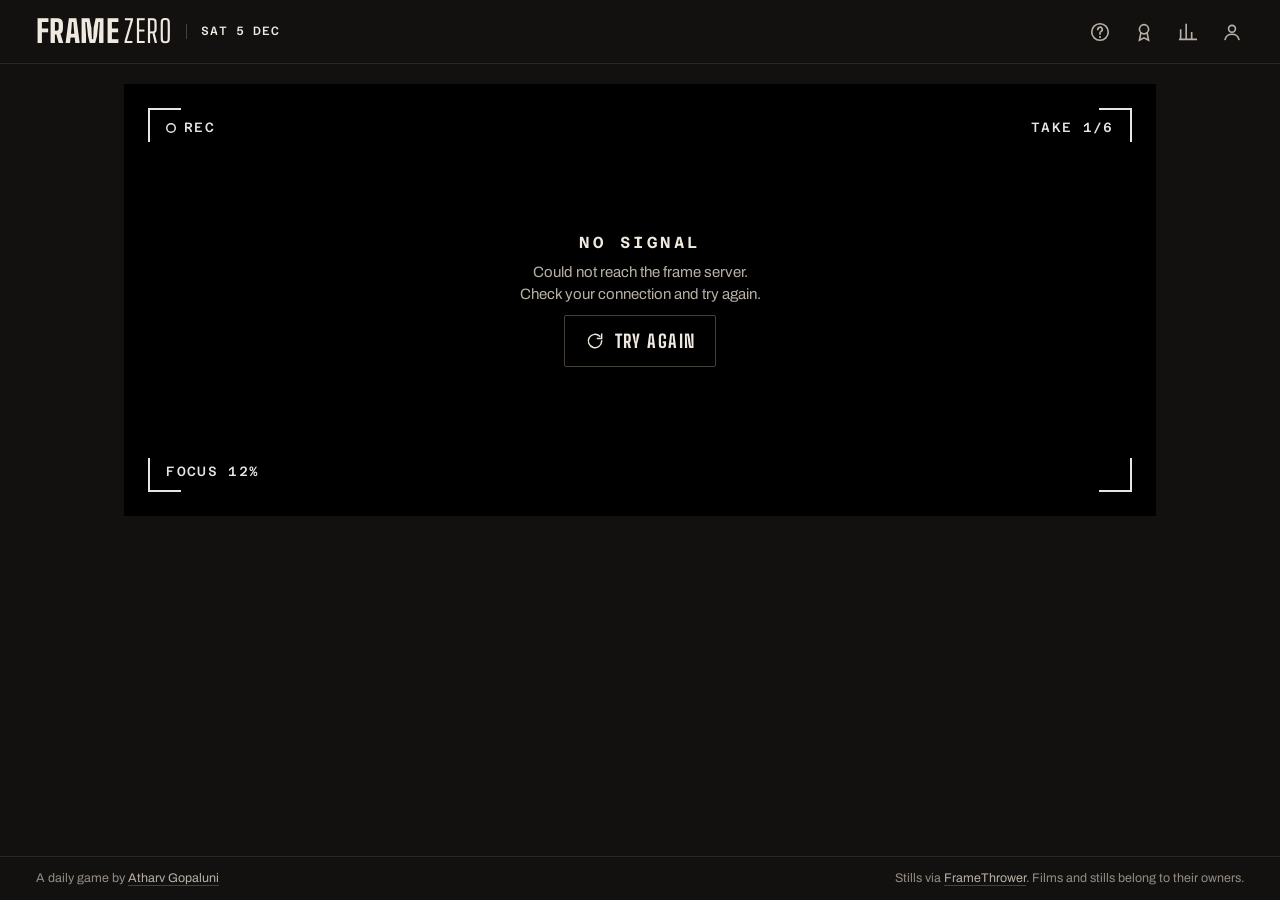
<file: index.html>
<!doctype html>
<html lang="en">
  <head>
    <meta charset="utf-8" />
    <meta name="viewport" content="width=device-width, initial-scale=1, viewport-fit=cover, interactive-widget=resizes-content" />
    <meta name="color-scheme" content="dark" />
    <meta name="theme-color" content="#121110" />
    <meta name="description" content="One film frame a day, out of focus. Name the film in six takes; every miss pulls focus." />
    <title>Frame Zero</title>
    <link rel="icon" href="/favicon.svg" type="image/svg+xml" />
    <script type="module" crossorigin src="/assets/main-DP3Thw9k.js"></script>
    <link rel="modulepreload" crossorigin href="/assets/modulepreload-polyfill-P2Xu9kJm.js">
    <link rel="stylesheet" crossorigin href="/assets/main-ClknaeJD.css">
  </head>
  <body>
    <a class="skip-link" href="#deck">Skip to the game controls</a>

    <header class="bar">
      <a class="wordmark" href="./" aria-label="Frame Zero">
        <span class="wordmark-frame">Frame</span><span class="wordmark-zero">Zero</span>
      </a>
      <p class="bar-meta"><span id="puzzle-date"></span> <span id="puzzle-no"></span></p>
      <nav class="bar-actions" aria-label="Game menu">
        <button type="button" class="icon-btn" id="open-help" aria-haspopup="dialog" aria-controls="help-panel">
          <span class="icon" data-icon="help"></span><span class="sr-only">How to play</span>
        </button>
        <button type="button" class="icon-btn" id="open-board" aria-haspopup="dialog" aria-controls="board-panel">
          <span class="icon" data-icon="board"></span><span class="sr-only">Leaderboard</span>
        </button>
        <button type="button" class="icon-btn" id="open-stats" aria-haspopup="dialog" aria-controls="stats-panel">
          <span class="icon" data-icon="stats"></span><span class="sr-only">Statistics</span>
        </button>
        <button type="button" class="icon-btn" id="open-account" aria-haspopup="dialog" aria-controls="account-panel">
          <span class="icon" data-icon="account"></span><span class="account-initial" hidden></span><span class="sr-only" id="account-label">Account</span>
        </button>
      </nav>
    </header>

    <main class="stage" id="stage" data-state="loading">
      <section class="monitor" aria-labelledby="monitor-label">
        <h1 class="sr-only" id="monitor-label">Today's frame</h1>
        <div class="screen" id="screen">
          <div class="layers" id="layers" role="img" aria-label="Film frame"></div>
          <button type="button" class="loupe-open" id="loupe-open" aria-haspopup="dialog" aria-controls="loupe" disabled>
            <span class="sr-only">Enlarge the frame</span>
          </button>
          <div class="overlay" aria-hidden="true">
            <span class="corner tl"></span><span class="corner tr"></span><span class="corner bl"></span><span class="corner br"></span>
            <span class="ov ov-tl"><span class="rec-dot"></span><span id="ov-rec">Rec</span></span>
            <span class="ov ov-tr" id="ov-take">Take 1/6</span>
            <span class="ov ov-bl" id="ov-focus">Focus 12%</span>
            <span class="ov ov-br" id="ov-aspect">2.39:1</span>
          </div>
          <div class="screen-message" id="screen-message" hidden>
            <p class="screen-message-title" id="screen-message-title"></p>
            <p class="screen-message-body" id="screen-message-body"></p>
            <button type="button" class="btn btn-quiet" id="screen-retry" hidden>
              <span class="icon" data-icon="retry"></span>Try again
            </button>
            <button type="button" class="btn btn-primary" id="screen-action" hidden></button>
            <button type="button" class="btn btn-quiet" id="screen-archive" data-open-archive hidden>
              <span class="icon" data-icon="archive"></span>Play past frames
            </button>
          </div>
        </div>
      </section>

      <div class="focus-scale" id="focus-scale" aria-hidden="true">
        <div class="scale-track">
          <span class="scale-index" id="scale-index"></span>
        </div>
        <ol class="scale-stops" id="scale-stops"></ol>
      </div>

      <div class="archive-note" id="archive-note" hidden>
        <p><strong>From the archive.</strong> Just for fun: this one doesn't count toward your streak, stats or the leaderboard.</p>
        <button type="button" class="btn btn-quiet btn-small" id="back-to-today">Back to today</button>
      </div>

      <section class="deck" id="deck" aria-label="Takes and guesses" tabindex="-1">
        <div class="log">
          <div class="log-head">
            <p class="log-count" id="log-count">Take 1 of 6</p>
            <ol class="slots" id="slots" aria-hidden="true"></ol>
          </div>
          <ol class="log-list" id="log-list" aria-label="Your takes"></ol>
        </div>

        <form class="guess" id="guess-form" autocomplete="off" novalidate>
          <div class="clues" id="clues" aria-live="polite"></div>
          <label class="guess-label" for="guess-input">Name the film</label>
          <div class="combo" id="combo">
            <span class="combo-icon icon" data-icon="search"></span>
            <input
              id="guess-input"
              class="combo-input"
              type="text"
              role="combobox"
              aria-autocomplete="list"
              aria-expanded="false"
              aria-controls="title-list"
              aria-describedby="guess-hint"
              autocapitalize="words"
              autocorrect="off"
              spellcheck="false"
              enterkeyhint="go"
              placeholder="Start typing a title"
              disabled
            />
            <ul class="combo-list" id="title-list" role="listbox" aria-label="Matching films" hidden></ul>
          </div>
          <p class="guess-hint" id="guess-hint">Each miss or skip sharpens the frame. You have six takes.</p>
          <div class="guess-actions">
            <button type="button" class="btn btn-quiet" id="skip-btn" disabled>
              <span class="icon" data-icon="skip"></span>Skip<span class="sr-only"> this take</span>
            </button>
            <button type="submit" class="btn btn-primary" id="guess-btn" disabled>
              Guess<span class="icon" data-icon="enter"></span>
            </button>
          </div>
        </form>

        <section class="slate" id="slate" aria-labelledby="slate-title" hidden>
          <div class="slate-sticks" aria-hidden="true"></div>
          <dl class="slate-fields">
            <div><dt>Roll</dt><dd id="slate-no"></dd></div>
            <div><dt>Take</dt><dd id="slate-take"></dd></div>
            <div><dt>Streak</dt><dd id="slate-streak"></dd></div>
            <div><dt>Next in</dt><dd><time id="countdown">--:--:--</time></dd></div>
          </dl>
          <h2 class="slate-title" id="slate-title"></h2>
          <p class="slate-meta"><span class="slate-year" id="slate-year"></span><span class="slate-verdict" id="slate-verdict"></span></p>
          <div class="slate-share">
            <p class="share-row" id="share-row" aria-hidden="true"></p>
            <button type="button" class="btn btn-primary" id="share-btn">
              <span class="icon" data-icon="share"></span>Share result
            </button>
            <button type="button" class="btn btn-quiet" id="story-btn">
              <span class="icon" data-icon="story"></span>Share to story
            </button>
          </div>
          <p class="share-status" id="share-status" role="status"></p>
          <div class="slate-join" id="slate-join" hidden>
            <p class="slate-join-text" id="slate-join-text"></p>
            <button type="button" class="btn btn-quiet btn-small" id="slate-join-btn"></button>
          </div>
          <div class="slate-more">
            <button type="button" class="btn btn-quiet btn-small" data-open-archive><span class="icon" data-icon="archive"></span>Play past frames</button>
          </div>
        </section>
      </section>
    </main>

    <footer class="foot">
      <div class="foot-inner">
        <p>A daily game by <a href="https://atharvgopaluni.com">Atharv Gopaluni</a></p>
        <p>Stills via <a href="https://framethrower.ai">FrameThrower</a>. Films and stills belong to their owners.</p>
      </div>
    </footer>

    <div class="sr-only" aria-live="polite" aria-atomic="true" id="live"></div>

    <dialog class="loupe" id="loupe" aria-label="Enlarged frame">
      <div class="loupe-stage" id="loupe-stage">
        <div class="loupe-meta" aria-hidden="true"><span id="loupe-take"></span><span id="loupe-focus"></span></div>
      </div>
      <button type="button" class="icon-btn loupe-close" data-close><span class="icon" data-icon="close"></span><span class="sr-only">Close enlarged frame</span></button>
    </dialog>

    <dialog class="panel" id="help-panel" aria-labelledby="help-title">
      <div class="panel-head">
        <h2 id="help-title">How to play</h2>
        <button type="button" class="icon-btn" data-close><span class="icon" data-icon="close"></span><span class="sr-only">Close</span></button>
      </div>
      <div class="panel-body prose">
        <p>One frame a day from a film, the same frame for everyone. It starts badly out of focus.</p>
        <p>Name the film by picking it from the list. A wrong guess or a skip uses a take and pulls focus a little further. You have six takes; the sixth is the sharp frame.</p>
        <p>Typos never cost a take: if a title is not in the list, nothing is spent.</p>
        <p>Stuck? From take 4 a wrong guess gets a temperature by release year: hot (within 2 years), warm (5), cool (12) or cold, then warmer or cooler than your last. Take 4 also shows the film's genres, and the last take its director.</p>
        <p>A new frame arrives at midnight, your time.</p>
        <h3>Keyboard</h3>
        <dl class="keys">
          <div><dt><kbd>Up</kbd> <kbd>Down</kbd></dt><dd>Move through matching titles</dd></div>
          <div><dt><kbd>Enter</kbd></dt><dd>Choose a title, then Enter again to guess</dd></div>
          <div><dt><kbd>Esc</kbd></dt><dd>Close the list</dd></div>
        </dl>
        <p class="credit credit-panel">A daily game by <a href="https://atharvgopaluni.com">Atharv Gopaluni</a>. Stills via <a href="https://framethrower.ai">FrameThrower</a>; the films and their stills belong to their owners.</p>
      </div>
    </dialog>

    <dialog class="panel" id="stats-panel" aria-labelledby="stats-title">
      <div class="panel-head">
        <h2 id="stats-title">Statistics</h2>
        <button type="button" class="icon-btn" data-close><span class="icon" data-icon="close"></span><span class="sr-only">Close</span></button>
      </div>
      <div class="panel-body">
        <dl class="stat-line" id="stat-line"></dl>
        <h3 class="dist-title" id="dist-title">Solved on take</h3>
        <ol class="dist" id="dist" aria-labelledby="dist-title"></ol>
        <p class="panel-note" id="stats-note"></p>
        <div class="panel-actions">
          <button type="button" class="btn btn-quiet btn-small" data-open-archive><span class="icon" data-icon="archive"></span>Play past frames</button>
        </div>
      </div>
    </dialog>

    <dialog class="panel" id="board-panel" aria-labelledby="board-title">
      <div class="panel-head">
        <h2 id="board-title">Leaderboard</h2>
        <button type="button" class="icon-btn" data-close><span class="icon" data-icon="close"></span><span class="sr-only">Close</span></button>
      </div>
      <div class="panel-body">
        <div class="tabs" role="tablist" aria-label="Leaderboard">
          <button type="button" role="tab" class="tab" id="tab-month" aria-selected="true" aria-controls="board-month">This month</button>
          <button type="button" role="tab" class="tab" id="tab-today" aria-selected="false" aria-controls="board-today" tabindex="-1">Today</button>
        </div>
        <div role="tabpanel" id="board-month" aria-labelledby="tab-month"></div>
        <div role="tabpanel" id="board-today" aria-labelledby="tab-today" hidden></div>
        <p class="panel-note board-rules">Points each month: 6 for naming the film on the first take, down to 1 on the sixth, nothing for a miss. Only frames played on their own day count.</p>
        <section class="username" aria-labelledby="username-title">
          <h3 id="username-title">Your name on the board</h3>
          <div id="username-body"></div>
          <p class="panel-note" id="username-status" role="status"></p>
        </section>
      </div>
    </dialog>

    <dialog class="panel" id="archive-panel" aria-labelledby="archive-title">
      <div class="panel-head">
        <h2 id="archive-title">Past frames</h2>
        <button type="button" class="icon-btn" data-close><span class="icon" data-icon="close"></span><span class="sr-only">Close</span></button>
      </div>
      <div class="panel-body">
        <p class="panel-intro">Missed a day? Play it here, just for fun. Past frames don't count toward your streak, stats or the leaderboard.</p>
        <ol class="archive-list" id="archive-list"></ol>
      </div>
    </dialog>

    <dialog class="panel" id="account-panel" aria-labelledby="account-title">
      <div class="panel-head">
        <h2 id="account-title">Account</h2>
        <button type="button" class="icon-btn" data-close><span class="icon" data-icon="close"></span><span class="sr-only">Close</span></button>
      </div>
      <div class="panel-body prose">
        <div id="account-state"></div>
        <h3>What is stored</h3>
        <p id="privacy-note"></p>
        <p><a class="text-link" href="./privacy.html">Read the full privacy policy</a></p>
        <h3>Delete my data</h3>
        <p id="delete-copy"></p>
        <div class="delete-row">
          <button type="button" class="btn btn-danger" id="delete-btn">Delete my data</button>
          <button type="button" class="btn btn-quiet" id="delete-cancel" hidden>Keep it</button>
        </div>
        <p class="panel-note" id="account-status" role="status"></p>
      </div>
    </dialog>
  </body>
</html>
</file>
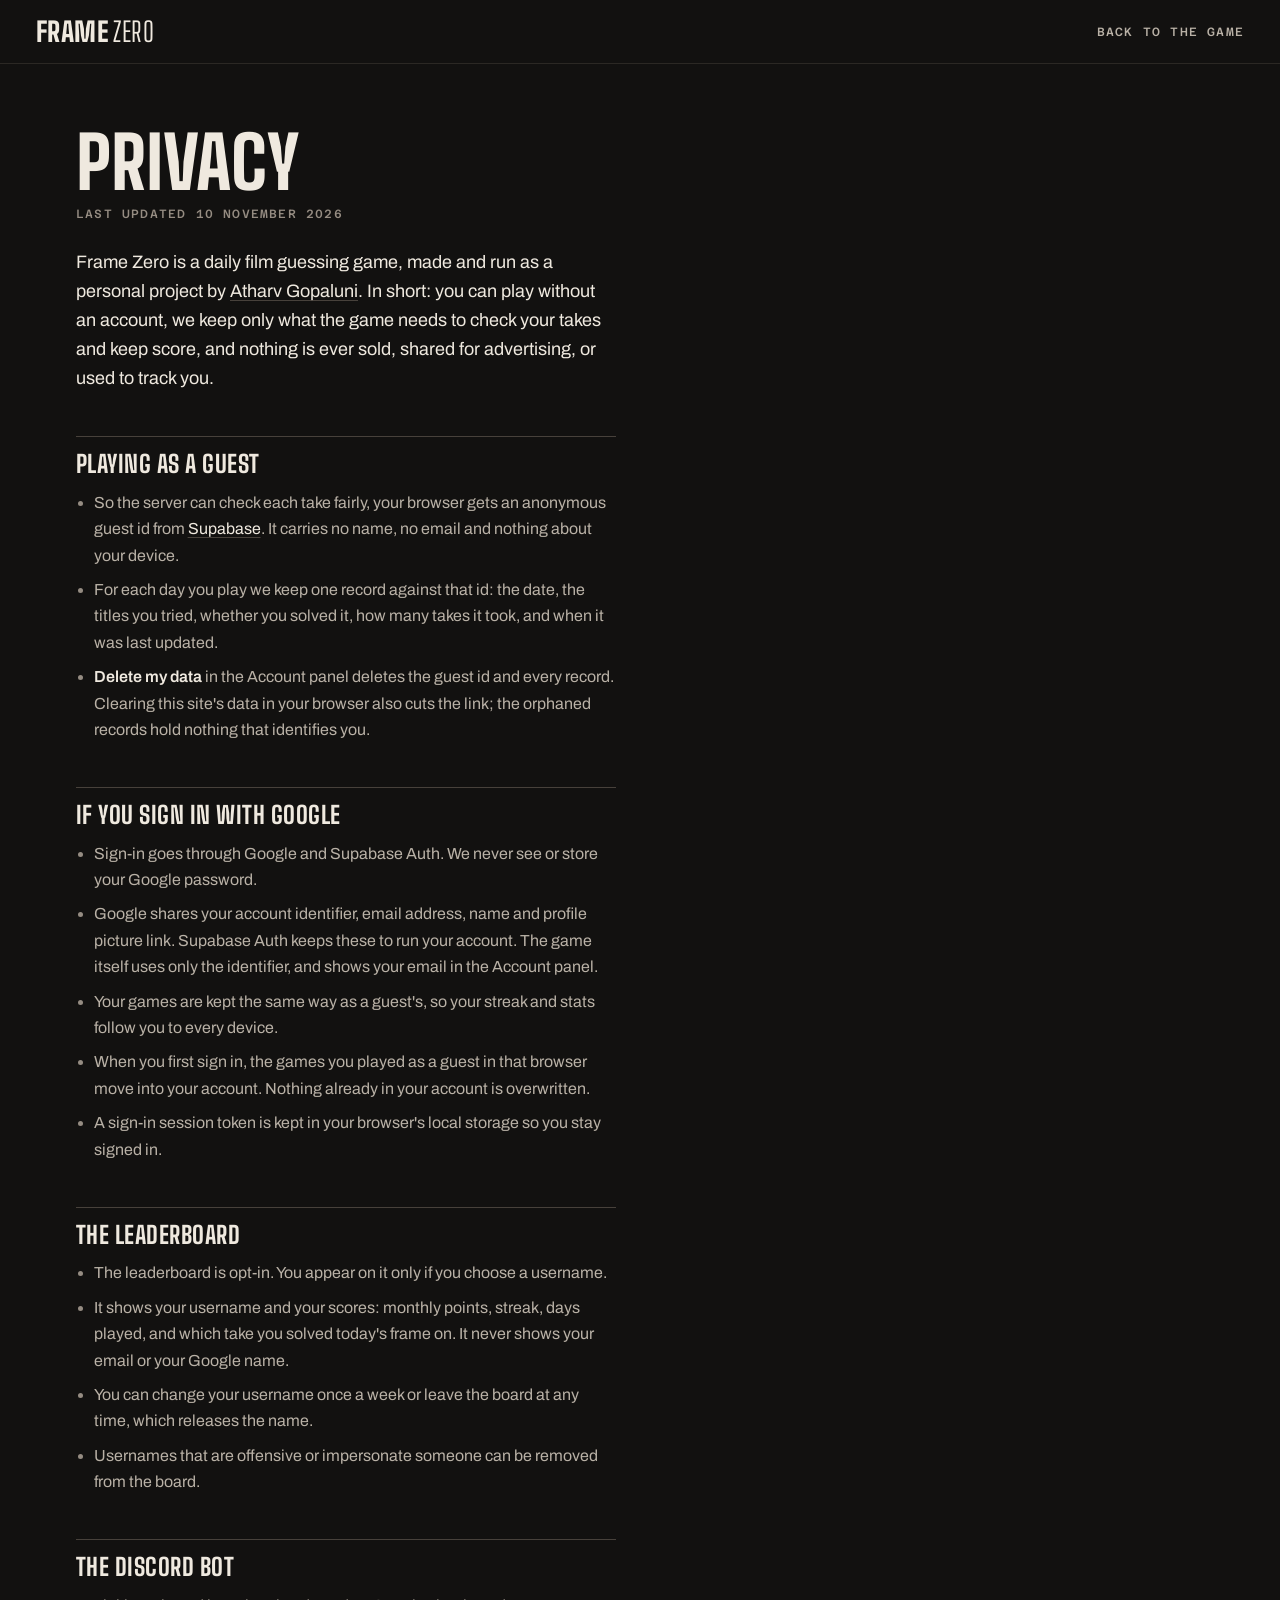
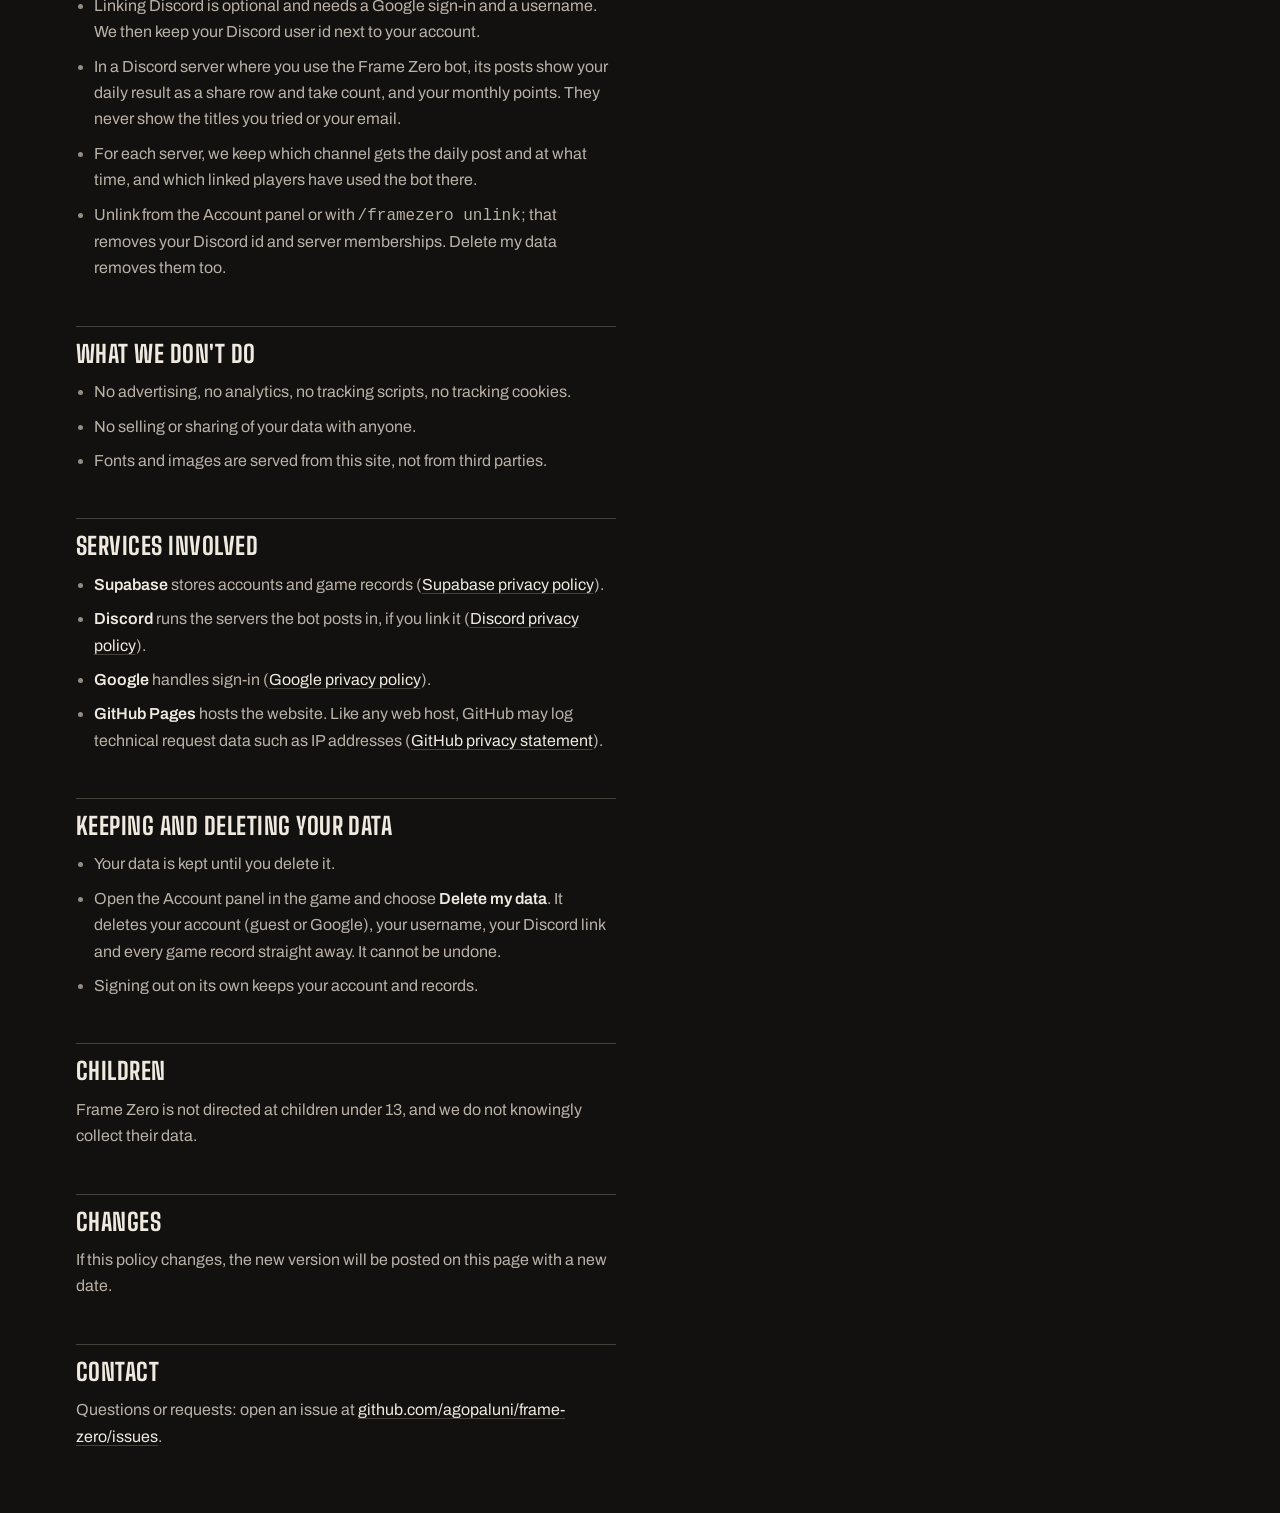
<file: privacy.html>
<!doctype html>
<html lang="en">
  <head>
    <meta charset="utf-8" />
    <meta name="viewport" content="width=device-width, initial-scale=1, viewport-fit=cover" />
    <meta name="color-scheme" content="dark" />
    <meta name="theme-color" content="#121110" />
    <meta name="description" content="What Frame Zero stores, why, and how to delete it." />
    <title>Privacy | Frame Zero</title>
    <link rel="icon" href="/favicon.svg" type="image/svg+xml" />
    <script type="module" crossorigin src="/assets/modulepreload-polyfill-P2Xu9kJm.js"></script>
    <link rel="stylesheet" crossorigin href="/assets/privacy-BvGANjF-.css">
  </head>
  <body>
    <header class="bar">
      <a class="wordmark" href="./" aria-label="Frame Zero, back to the game">
        <span class="wordmark-frame">Frame</span><span class="wordmark-zero">Zero</span>
      </a>
      <a class="back" href="./">Back to the game</a>
    </header>

    <main class="doc">
      <h1>Privacy</h1>
      <p class="updated">Last updated <time datetime="2026-11-10">10 November 2026</time></p>

      <p class="lede">
        Frame Zero is a daily film guessing game, made and run as a personal project by
        <a href="https://atharvgopaluni.com">Atharv Gopaluni</a>. In short: you can play without an account, we keep only
        what the game needs to check your takes and keep score, and nothing is ever sold, shared for advertising, or used
        to track you.
      </p>

      <h2>Playing as a guest</h2>
      <ul>
        <li>So the server can check each take fairly, your browser gets an anonymous guest id from <a href="https://supabase.com">Supabase</a>. It carries no name, no email and nothing about your device.</li>
        <li>For each day you play we keep one record against that id: the date, the titles you tried, whether you solved it, how many takes it took, and when it was last updated.</li>
        <li><strong>Delete my data</strong> in the Account panel deletes the guest id and every record. Clearing this site's data in your browser also cuts the link; the orphaned records hold nothing that identifies you.</li>
      </ul>

      <h2>If you sign in with Google</h2>
      <ul>
        <li>Sign-in goes through Google and Supabase Auth. We never see or store your Google password.</li>
        <li>Google shares your account identifier, email address, name and profile picture link. Supabase Auth keeps these to run your account. The game itself uses only the identifier, and shows your email in the Account panel.</li>
        <li>Your games are kept the same way as a guest's, so your streak and stats follow you to every device.</li>
        <li>When you first sign in, the games you played as a guest in that browser move into your account. Nothing already in your account is overwritten.</li>
        <li>A sign-in session token is kept in your browser's local storage so you stay signed in.</li>
      </ul>

      <h2>The leaderboard</h2>
      <ul>
        <li>The leaderboard is opt-in. You appear on it only if you choose a username.</li>
        <li>It shows your username and your scores: monthly points, streak, days played, and which take you solved today's frame on. It never shows your email or your Google name.</li>
        <li>You can change your username once a week or leave the board at any time, which releases the name.</li>
        <li>Usernames that are offensive or impersonate someone can be removed from the board.</li>
      </ul>

      <h2>The Discord bot</h2>
      <ul>
        <li>Linking Discord is optional and needs a Google sign-in and a username. We then keep your Discord user id next to your account.</li>
        <li>In a Discord server where you use the Frame Zero bot, its posts show your daily result as a share row and take count, and your monthly points. They never show the titles you tried or your email.</li>
        <li>For each server, we keep which channel gets the daily post and at what time, and which linked players have used the bot there.</li>
        <li>Unlink from the Account panel or with <code>/framezero unlink</code>; that removes your Discord id and server memberships. Delete my data removes them too.</li>
      </ul>

      <h2>What we don't do</h2>
      <ul>
        <li>No advertising, no analytics, no tracking scripts, no tracking cookies.</li>
        <li>No selling or sharing of your data with anyone.</li>
        <li>Fonts and images are served from this site, not from third parties.</li>
      </ul>

      <h2>Services involved</h2>
      <ul>
        <li><strong>Supabase</strong> stores accounts and game records (<a href="https://supabase.com/privacy">Supabase privacy policy</a>).</li>
        <li><strong>Discord</strong> runs the servers the bot posts in, if you link it (<a href="https://discord.com/privacy">Discord privacy policy</a>).</li>
        <li><strong>Google</strong> handles sign-in (<a href="https://policies.google.com/privacy">Google privacy policy</a>).</li>
        <li><strong>GitHub Pages</strong> hosts the website. Like any web host, GitHub may log technical request data such as IP addresses (<a href="https://docs.github.com/en/site-policy/privacy-policies/github-general-privacy-statement">GitHub privacy statement</a>).</li>
      </ul>

      <h2>Keeping and deleting your data</h2>
      <ul>
        <li>Your data is kept until you delete it.</li>
        <li>Open the Account panel in the game and choose <strong>Delete my data</strong>. It deletes your account (guest or Google), your username, your Discord link and every game record straight away. It cannot be undone.</li>
        <li>Signing out on its own keeps your account and records.</li>
      </ul>

      <h2>Children</h2>
      <p>Frame Zero is not directed at children under 13, and we do not knowingly collect their data.</p>

      <h2>Changes</h2>
      <p>If this policy changes, the new version will be posted on this page with a new date.</p>

      <h2>Contact</h2>
      <p>
        Questions or requests: open an issue at
        <a href="https://github.com/agopaluni/frame-zero/issues">github.com/agopaluni/frame-zero/issues</a>.
      </p>
    </main>
  </body>
</html>
</file>
<file: assets/main-ClknaeJD.css>
@font-face{font-family:Big Shoulders Variable;font-style:normal;font-display:swap;font-weight:100 900;src:url(/assets/big-shoulders-vietnamese-wght-normal-Cu-DDijC.woff2)format("woff2-variations");unicode-range:U+102-103,U+110-111,U+128-129,U+168-169,U+1A0-1A1,U+1AF-1B0,U+300-301,U+303-304,U+308-309,U+323,U+329,U+1EA0-1EF9,U+20AB}@font-face{font-family:Big Shoulders Variable;font-style:normal;font-display:swap;font-weight:100 900;src:url(/assets/big-shoulders-latin-ext-wght-normal-C7duU6kR.woff2)format("woff2-variations");unicode-range:U+100-2BA,U+2BD-2C5,U+2C7-2CC,U+2CE-2D7,U+2DD-2FF,U+304,U+308,U+329,U+1D00-1DBF,U+1E00-1E9F,U+1EF2-1EFF,U+2020,U+20A0-20AB,U+20AD-20C0,U+2113,U+2C60-2C7F,U+A720-A7FF}@font-face{font-family:Big Shoulders Variable;font-style:normal;font-display:swap;font-weight:100 900;src:url(/assets/big-shoulders-latin-wght-normal-D2Rs5vCJ.woff2)format("woff2-variations");unicode-range:U+??,U+131,U+152-153,U+2BB-2BC,U+2C6,U+2DA,U+2DC,U+304,U+308,U+329,U+2000-206F,U+20AC,U+2122,U+2191,U+2193,U+2212,U+2215,U+FEFF,U+FFFD}@font-face{font-family:Archivo Variable;font-style:normal;font-display:swap;font-weight:100 900;src:url(/assets/archivo-vietnamese-wght-normal-XAtsl5Q_.woff2)format("woff2-variations");unicode-range:U+102-103,U+110-111,U+128-129,U+168-169,U+1A0-1A1,U+1AF-1B0,U+300-301,U+303-304,U+308-309,U+323,U+329,U+1EA0-1EF9,U+20AB}@font-face{font-family:Archivo Variable;font-style:normal;font-display:swap;font-weight:100 900;src:url(/assets/archivo-latin-ext-wght-normal-C4zznr8T.woff2)format("woff2-variations");unicode-range:U+100-2BA,U+2BD-2C5,U+2C7-2CC,U+2CE-2D7,U+2DD-2FF,U+304,U+308,U+329,U+1D00-1DBF,U+1E00-1E9F,U+1EF2-1EFF,U+2020,U+20A0-20AB,U+20AD-20C0,U+2113,U+2C60-2C7F,U+A720-A7FF}@font-face{font-family:Archivo Variable;font-style:normal;font-display:swap;font-weight:100 900;src:url(/assets/archivo-latin-wght-normal-E0tuGl4L.woff2)format("woff2-variations");unicode-range:U+??,U+131,U+152-153,U+2BB-2BC,U+2C6,U+2DA,U+2DC,U+304,U+308,U+329,U+2000-206F,U+20AC,U+2122,U+2191,U+2193,U+2212,U+2215,U+FEFF,U+FFFD}@font-face{font-family:Azeret Mono Variable;font-style:normal;font-display:swap;font-weight:100 900;src:url(/assets/azeret-mono-latin-ext-wght-normal-CaAVEd4C.woff2)format("woff2-variations");unicode-range:U+100-2BA,U+2BD-2C5,U+2C7-2CC,U+2CE-2D7,U+2DD-2FF,U+304,U+308,U+329,U+1D00-1DBF,U+1E00-1E9F,U+1EF2-1EFF,U+2020,U+20A0-20AB,U+20AD-20C0,U+2113,U+2C60-2C7F,U+A720-A7FF}@font-face{font-family:Azeret Mono Variable;font-style:normal;font-display:swap;font-weight:100 900;src:url(/assets/azeret-mono-latin-wght-normal-BhHwRSCm.woff2)format("woff2-variations");unicode-range:U+??,U+131,U+152-153,U+2BB-2BC,U+2C6,U+2DA,U+2DC,U+304,U+308,U+329,U+2000-206F,U+20AC,U+2122,U+2191,U+2193,U+2212,U+2215,U+FEFF,U+FFFD}:root{--lightningcss-light: ;--lightningcss-dark:initial;color-scheme:dark;--ground:#121110;--ground-2:#1a1816;--ground-3:#23201d;--well:#0a0908;--monitor:#000;--rule:#2b2824;--rule-strong:#47413b;--ink:#efe9df;--ink-2:#b9b1a6;--ink-3:#958c82;--tally:#ff4538;--tally-ink:#ff6b5f;--overlay-ink:#ffffffe6;--focus:#f6f1e8;--font-display:"Big Shoulders Variable", "Arial Narrow", sans-serif;--font-body:"Archivo Variable", "Helvetica Neue", Arial, sans-serif;--font-mono:"Azeret Mono Variable", ui-monospace, "SF Mono", Menlo, monospace;--gutter:16px;--bar-h:56px;--foot-h:44px;--ar:2.39;--ease-out:cubic-bezier(.16, 1, .3, 1);--pull:.6s;--safe-l:max(var(--gutter), env(safe-area-inset-left));--safe-r:max(var(--gutter), env(safe-area-inset-right))}@media (min-width:720px){:root{--gutter:24px;--bar-h:60px}}@media (min-width:1200px){:root{--gutter:36px;--bar-h:64px}}*,:before,:after{box-sizing:border-box}html{background:var(--ground);-webkit-text-size-adjust:100%;-moz-text-size-adjust:100%;text-size-adjust:100%;scrollbar-color:var(--rule-strong) var(--ground)}body{min-height:100vh;background:var(--ground);min-height:100dvh;color:var(--ink);font:400 16px/1.5 var(--font-body);font-optical-sizing:auto;-webkit-font-smoothing:antialiased;flex-direction:column;margin:0;display:flex;overflow-x:hidden}::selection{background:var(--rule-strong);color:#fff}:focus-visible{outline:2px solid var(--focus);outline-offset:2px}[hidden]{display:none!important}button,input{font:inherit;color:inherit}button{-webkit-tap-highlight-color:transparent}h1,h2,h3,p,ol,ul,dl,dd{margin:0}ol,ul{padding:0;list-style:none}.sr-only{clip-path:inset(50%);white-space:nowrap;border:0;width:1px;height:1px;margin:-1px;padding:0;overflow:hidden;position:absolute!important}.skip-link{left:var(--safe-l);z-index:100;background:var(--ink);color:var(--ground);font:600 14px/1 var(--font-body);padding:10px 14px;text-decoration:none;position:absolute;top:-100px}.skip-link:focus{top:calc(8px + env(safe-area-inset-top))}.icon{flex:none;display:inline-flex}.icon svg{display:block}.bar{min-height:calc(var(--bar-h) + env(safe-area-inset-top));padding:env(safe-area-inset-top) var(--safe-r) 0 var(--safe-l);border-bottom:1px solid var(--rule);align-items:center;gap:14px;display:flex}.wordmark{color:var(--ink);font-family:var(--font-display);text-transform:uppercase;letter-spacing:.015em;white-space:nowrap;align-items:center;gap:.16em;min-height:44px;font-size:27px;line-height:1;text-decoration:none;display:inline-flex}.wordmark-frame{font-weight:800}.wordmark-zero{font-weight:300}@media (min-width:1200px){.wordmark{font-size:31px}}.bar-meta{border-left:1px solid var(--rule-strong);font:500 12px/1.2 var(--font-mono);letter-spacing:.06em;text-transform:uppercase;color:var(--ink);white-space:nowrap;font-variant-numeric:tabular-nums;align-items:baseline;gap:.9em;padding-left:14px;display:flex}#puzzle-no{color:var(--ink-3)}@media (max-width:519px){.bar{grid-template-columns:auto 1fr auto;grid-template-areas:"mark.nav""meta.nav";align-content:center;gap:5px 10px;display:grid}.wordmark{grid-area:mark;min-height:0;font-size:24px}.bar-meta{border-left:0;grid-area:meta;padding-left:0;font-size:11px}.bar-actions{grid-area:nav;align-self:center}}.bar-actions{margin-left:auto;margin-right:-10px;display:flex}.icon-btn{width:44px;height:44px;color:var(--ink-2);cursor:pointer;background:0 0;border:0;border-radius:2px;place-items:center;padding:0;transition:color .16s,background-color .16s;display:grid;position:relative}.icon-btn:hover{color:var(--ink);background:var(--ground-3)}.account-initial{background:var(--ink);color:var(--ground);font:700 13px/1 var(--font-mono);text-transform:uppercase;place-items:center;display:grid;position:absolute;inset:11px}#open-account.is-signed-in .icon{visibility:hidden}.stage{flex-direction:column;flex:1;width:100%;display:flex}.monitor{width:100%}.screen{width:100%;aspect-ratio:var(--ar);background:var(--monitor);isolation:isolate;position:relative;overflow:hidden}@media (min-width:720px){.stage{--frame-w:min(100vw - var(--gutter) * 2, 1680px, max(600px, (100dvh - var(--bar-h) - var(--foot-h) - 360px) * var(--ar)));width:min(100%, calc(var(--frame-w) + var(--gutter) * 2));padding:20px var(--gutter) 0;margin-inline:auto}}.layers img{object-fit:contain;opacity:0;width:100%;height:100%;transition:opacity var(--pull) var(--ease-out);-webkit-user-select:none;user-select:none;-webkit-user-drag:none;position:absolute;inset:0}.layers img.is-on{opacity:1}.overlay{--inset:clamp(8px, 1.9vw, 26px);--arm:clamp(12px, 2.6vw, 38px);z-index:2;pointer-events:none;color:var(--overlay-ink);font:500 clamp(11px, 1.05vw, 14px)/1 var(--font-mono);letter-spacing:.1em;text-transform:uppercase;font-variant-numeric:tabular-nums;text-shadow:0 1px 2px #000000bf,0 0 8px #00000059;position:absolute;inset:0}.corner{width:var(--arm);height:var(--arm);border:0 solid var(--overlay-ink);filter:drop-shadow(0 1px 1px #0009);position:absolute}.corner.tl{top:var(--inset);left:var(--inset);border-top-width:2px;border-left-width:2px}.corner.tr{top:var(--inset);right:var(--inset);border-top-width:2px;border-right-width:2px}.corner.bl{bottom:var(--inset);left:var(--inset);border-bottom-width:2px;border-left-width:2px}.corner.br{bottom:var(--inset);right:var(--inset);border-bottom-width:2px;border-right-width:2px}.ov{--off-x:max(1.3em, var(--arm) * .55);--off-y:.95em;align-items:center;gap:.55em;display:inline-flex;position:absolute}.ov-tl{top:calc(var(--inset) + var(--off-y));left:calc(var(--inset) + var(--off-x))}.ov-tr{top:calc(var(--inset) + var(--off-y));right:calc(var(--inset) + var(--off-x))}.ov-bl{bottom:calc(var(--inset) + var(--off-y));left:calc(var(--inset) + var(--off-x))}.ov-br{bottom:calc(var(--inset) + var(--off-y));right:calc(var(--inset) + var(--off-x))}.rec-dot{background:var(--tally);border-radius:50%;width:.75em;height:.75em;animation:1.6s step-end infinite rec;box-shadow:0 0 0 1px #00000059}@keyframes rec{50%{opacity:.2}}.stage[data-state=over] .rec-dot,.stage[data-state=empty] .rec-dot,.stage[data-state=error] .rec-dot{box-shadow:inset 0 0 0 1.5px var(--overlay-ink);background:0 0;animation:none}.screen-message{z-index:3;text-align:center;place-content:center;justify-items:center;gap:10px;padding:24px 18%;display:grid;position:absolute;inset:0}.screen-message-title{font:600 clamp(12px, 1.3vw, 16px)/1.2 var(--font-mono);letter-spacing:.22em;text-transform:uppercase;color:var(--ink)}.screen-message-body{max-width:44ch;color:var(--ink-2);text-wrap:balance;font-size:clamp(13px,1.2vw,15px);line-height:1.45}.stage[data-state=loading] .screen-message-title{animation:1.4s ease-in-out infinite breathe}@keyframes breathe{50%{opacity:.45}}.loupe-open{z-index:1;cursor:zoom-in;background:0 0;border:0;width:100%;height:100%;padding:0;position:absolute;inset:0}.loupe-open:disabled{cursor:default}.loupe-open:focus-visible{outline:2px solid var(--focus);outline-offset:-5px}.loupe{width:100vw;max-width:none;height:100dvh;max-height:none;color:var(--ink);cursor:zoom-out;background:#000;border:0;margin:0;padding:0;position:fixed;inset:0;overflow:hidden}.loupe[open]{display:block}.loupe::backdrop{background:#000}.loupe-stage{width:min(100vw - 32px, (100dvh - 96px) * var(--ar));aspect-ratio:var(--ar);position:absolute;top:50%;left:50%;transform:translate(-50%,-50%)}.loupe-stage img{object-fit:contain;width:100%;height:100%;display:block}.loupe-meta{font:500 12px/1 var(--font-mono);letter-spacing:.1em;text-transform:uppercase;color:var(--ink-2);justify-content:space-between;display:flex;position:absolute;top:calc(100% + 12px);left:0;right:0}.loupe-close{top:calc(8px + env(safe-area-inset-top));right:calc(8px + env(safe-area-inset-right));color:var(--ink);position:fixed}@media (orientation:portrait) and (max-width:719px){.loupe-stage{width:min(100dvh - 120px, (100vw - 56px) * var(--ar));transform:translate(-50%,-50%)rotate(90deg)}}.focus-scale{--pos:0%;padding:10px calc(var(--safe-r) + 10px) 0 calc(var(--safe-l) + 10px);height:46px;position:relative}@media (min-width:720px){.focus-scale{padding-inline:10px}}.scale-track{border-bottom:1px solid var(--rule-strong);background-image:repeating-linear-gradient(90deg, var(--rule-strong) 0 1px, transparent 1px calc(100% / 44));background-position:0 100%;background-repeat:no-repeat;background-size:100% 4px;height:9px;position:relative}.scale-index{left:var(--pos);border-left:6px solid #0000;border-right:6px solid #0000;border-top:8px solid var(--tally);width:0;height:0;transition:left var(--pull) var(--ease-out);margin-left:-6px;position:absolute;bottom:1px;transform:translateY(-1px)}.scale-stops{height:22px;position:relative}.scale-stops li{font:500 11px/1 var(--font-mono);color:var(--ink-3);font-variant-numeric:tabular-nums;transition:color var(--pull);position:absolute;top:6px;transform:translate(-50%)}.scale-stops li:before{content:"";background:var(--rule-strong);width:1px;height:7px;position:absolute;top:-7px;left:50%}.scale-stops li.is-past{color:var(--ink-2)}.scale-stops li.is-current{color:var(--ink)}.scale-stops li.is-current:before{background:var(--ink)}.deck{padding:14px var(--safe-r) 16px var(--safe-l);flex-direction:column;flex:1;gap:18px;display:flex}.guess,.slate{margin-top:auto}.deck:focus{outline:none}@media (min-width:720px){.deck{flex:none;grid-template-columns:minmax(0,1.08fr) minmax(0,1fr);grid-template-areas:"act log";align-items:start;column-gap:clamp(28px,4vw,64px);padding:14px 0 28px;display:grid}.log{grid-area:log}.guess,.slate{grid-area:act;margin-top:0}}@media (min-width:720px) and (max-width:1199px) and (orientation:portrait){.deck{flex-direction:column;flex:1;align-items:stretch;gap:24px;display:flex}.guess{margin-top:auto}.slate{order:-1}}.stage[data-state=empty] .deck,.stage[data-state=error] .deck,.stage[data-state=empty] .focus-scale,.stage[data-state=error] .focus-scale{display:none}.log-head{justify-content:space-between;align-items:center;gap:12px;padding-bottom:10px;display:flex}.log-count{font:500 12px/1 var(--font-mono);letter-spacing:.1em;text-transform:uppercase;color:var(--ink-2);font-variant-numeric:tabular-nums}.slots{gap:7px;display:flex}.slots li{border:1.5px solid var(--rule-strong);width:13px;height:13px;transition:background-color .3s, border-color .3s, transform .3s var(--ease-out)}.slots li.is-current{border-color:var(--ink)}.slots li.is-miss{background:var(--ink-3);border-color:var(--ink-3)}.slots li.is-solve{background:var(--ink);border-color:var(--ink);transform:rotate(45deg)scale(.86)}.slots li.is-final-miss{background:var(--tally);border-color:var(--tally)}.log-list li{border-top:1px solid var(--rule);grid-template-columns:2.2ch minmax(0,1fr) auto;align-items:baseline;gap:12px;padding:10px 0;font-size:15px;line-height:1.35;display:grid}.log-list li:last-child{border-bottom:1px solid var(--rule)}.log-list li.is-empty{display:none}.log-list li:not(.is-empty):has(+li.is-empty){border-bottom:1px solid var(--rule)}.log-list li.is-empty .log-n{color:#5f5850}.log-list li.is-next .log-n{color:var(--ink)}@media (max-width:719px) and (orientation:portrait),(min-width:720px) and (max-width:1199px) and (orientation:portrait){.stage[data-state=play] .log-list li.is-empty{min-height:41px;display:grid}.stage[data-state=play] .log-list li:not(.is-empty):has(+li.is-empty){border-bottom:0}}.log-n,.log-status,.log-year{font:500 12px/1 var(--font-mono);color:var(--ink-3);font-variant-numeric:tabular-nums}.log-status{letter-spacing:.1em;text-transform:uppercase}.log-title{color:var(--ink-2);overflow-wrap:anywhere}.log-year{margin-left:.6em}.log-list li.is-skip .log-title{color:var(--ink-3);font-style:italic}.log-list li.is-solve .log-title,.log-list li.is-solve .log-status{color:var(--ink)}.log-list li.is-new{animation:log-in .42s var(--ease-out)}.log-list li.heat-hot .log-status{color:var(--tally-ink)}.log-list li.heat-warm .log-status{color:#f0a35e}.log-list li.heat-cool .log-status{color:#9cbcd9}.log-list li.heat-cold .log-status{color:#6f93bd}@keyframes log-in{0%{opacity:0;transform:translateY(-4px)}}.log-list li.log-empty{border-top:1px solid var(--rule);border-bottom:1px solid var(--rule);color:var(--ink-3);padding:10px 0;font-size:14px;display:block}.clues:empty{display:none}.clues{gap:6px;margin-bottom:16px;display:grid}.clue{border-left:2px solid var(--tally);background:var(--ground-2);color:var(--ink);align-items:baseline;gap:12px;padding:9px 12px;font-size:14.5px;line-height:1.35;display:flex}.clue-k{min-width:68px;font:500 11px/1 var(--font-mono);letter-spacing:.12em;text-transform:uppercase;color:var(--ink-3);flex:none}.clue.is-locked{border-left-color:var(--rule-strong);color:var(--ink-3);background:0 0;padding-block:2px;font-size:13px}.guess-label{font:500 12px/1 var(--font-mono);letter-spacing:.1em;text-transform:uppercase;color:var(--ink-2);margin-bottom:8px;display:block}.combo{position:relative}.combo-icon{color:var(--ink-3);pointer-events:none;position:absolute;top:50%;left:14px;transform:translateY(-50%)}.combo-input{border:1px solid var(--rule-strong);background:var(--well);width:100%;height:54px;color:var(--ink);caret-color:var(--ink);border-radius:2px;padding:0 14px 0 44px;font-size:17px;transition:border-color .16s;display:block}.combo-input::placeholder{color:var(--ink-3);opacity:1}.combo-input:hover:not(:disabled){border-color:#615951}.combo-input:focus{border-color:var(--ink-2)}.combo-input:focus-visible{outline:2px solid var(--focus);outline-offset:2px}.combo-input:disabled{background:var(--ground);border-color:var(--rule);cursor:not-allowed}.combo-list{z-index:30;overscroll-behavior:contain;border:1px solid var(--rule-strong);background:var(--ground-2);max-height:min(330px,46dvh);position:absolute;left:0;right:0;overflow-y:auto;box-shadow:0 12px 32px #0000008c}.combo-list.is-below{top:calc(100% + 4px)}.combo-list.is-above{bottom:calc(100% + 4px)}.combo-list li{border-top:1px solid var(--rule);cursor:pointer;justify-content:space-between;align-items:baseline;gap:14px;min-height:46px;padding:12px 14px;font-size:16px;line-height:1.3;display:flex}.combo-list li:first-child{border-top:0}.combo-list li[aria-selected=true]{background:var(--ink);color:var(--ground)}.combo-list li[aria-selected=true] .combo-year{color:#4a443d}.combo-list li:hover:not([aria-disabled=true]){background:var(--ground-3)}.combo-list li[aria-disabled=true]{cursor:default;color:var(--ink-3)}.combo-list mark{color:inherit;text-underline-offset:3px;background:0 0;text-decoration:underline;text-decoration-thickness:2px}.combo-year{font:500 12px/1 var(--font-mono);color:var(--ink-2);font-variant-numeric:tabular-nums;flex:none}.combo-tried{font:500 11px/1 var(--font-mono);letter-spacing:.1em;text-transform:uppercase}.combo-none{color:var(--ink-2);cursor:default;padding:14px;font-size:15px}.guess-hint{min-height:1.5em;color:var(--ink-2);text-wrap:balance;margin:8px 0 12px;font-size:13.5px;line-height:1.45}.guess-hint.is-alert{color:var(--ink)}.guess-actions{grid-template-columns:minmax(0,1fr) minmax(0,1.7fr);gap:10px;display:grid}.btn{min-height:52px;font:700 18px/1 var(--font-display);letter-spacing:.08em;text-transform:uppercase;cursor:pointer;border:1px solid #0000;border-radius:2px;justify-content:center;align-items:center;gap:10px;padding:0 20px;transition:background-color .16s,border-color .16s,color .16s,transform .12s;display:inline-flex}.btn:active:not(:disabled){transform:translateY(1px)}.btn:disabled{cursor:not-allowed}.btn-primary{background:var(--ink);color:var(--ground)}.btn-primary:hover:not(:disabled){background:#fff}.btn-primary:disabled{color:#8f877d;border-color:var(--rule);background:#221f1c}.btn-quiet{color:var(--ink);border-color:var(--rule-strong);background:0 0}.btn-quiet:hover:not(:disabled){border-color:var(--ink-2);background:var(--ground-2)}.btn-quiet:disabled{color:#948c82;border-color:var(--rule)}.btn-danger{color:var(--tally-ink);background:0 0;border-color:#7a2a24}.btn-danger:hover:not(:disabled){border-color:var(--tally);background:#2a1412}.btn-danger.is-armed{background:var(--tally);color:#170807;border-color:var(--tally)}.btn-google{text-transform:none;letter-spacing:.01em;font:600 16px/1 var(--font-body);gap:12px}.slate{border:1px solid var(--rule-strong);background:var(--well)}.stage[data-state=over] .guess{display:none}@media (max-width:719px){.slate{order:-1;margin-top:0}}.slate-sticks{background:repeating-linear-gradient(-55deg, var(--ink) 0 13px, var(--well) 13px 26px);border-bottom:1px solid var(--rule-strong);height:14px}.slate-fields{border-bottom:1px solid var(--rule);grid-template-columns:repeat(4,minmax(0,1fr));display:grid}.slate-fields>div{min-width:0;padding:10px clamp(10px,2vw,16px)}.slate-fields>div+div{border-left:1px solid var(--rule)}@media (max-width:399px){.slate-fields{grid-template-columns:repeat(2,minmax(0,1fr))}.slate-fields>div:nth-child(3){border-left:0}.slate-fields>div:nth-child(n+3){border-top:1px solid var(--rule)}}.slate-fields dt{font:500 10.5px/1 var(--font-mono);letter-spacing:.14em;text-transform:uppercase;color:var(--ink-3)}.slate-fields dd{font:500 clamp(12.5px, 3.3vw, 15px)/1.1 var(--font-mono);color:var(--ink);font-variant-numeric:tabular-nums;white-space:nowrap;margin-top:7px}.slate-fields dd.is-loss{color:var(--tally-ink)}.slate-title{font:800 clamp(38px, 3.8vw, 52px)/.94 var(--font-display);text-transform:uppercase;letter-spacing:.005em;text-wrap:balance;overflow-wrap:anywhere;padding:18px 16px 0}.slate-meta{flex-wrap:wrap;align-items:baseline;gap:4px 14px;padding:8px 16px 0;display:flex}.slate-year{font:500 15px/1.3 var(--font-mono);color:var(--ink-2)}.slate-verdict{color:var(--ink-2);font-size:15px;line-height:1.4}.slate-share{flex-wrap:wrap;align-items:center;gap:12px 18px;padding:16px 16px 0;display:flex}.share-row{font:400 24px/1 var(--font-mono);letter-spacing:.24em;color:var(--ink)}.slate-share .btn{flex:200px}.share-status{color:var(--ink-2);padding:8px 16px 0;font-size:13.5px}.share-status:empty{display:none}.slate{padding-bottom:16px}.credit{border-top:1px solid var(--rule);color:var(--ink-3);margin:14px 16px 0;padding-top:12px;font-size:13px}.credit a{color:var(--ink-2);text-decoration:underline;-webkit-text-decoration-color:var(--rule-strong);text-decoration-color:var(--rule-strong);text-underline-offset:3px}.credit a:hover{color:var(--ink);-webkit-text-decoration-color:var(--ink);text-decoration-color:var(--ink)}.credit-panel{margin:28px 0 0}.foot{border-top:1px solid var(--rule);padding:12px var(--safe-r) calc(12px + env(safe-area-inset-bottom)) var(--safe-l);color:var(--ink-3);font-size:12.5px;line-height:1.5}.foot-inner{width:min(100%, calc(1680px + var(--gutter) * 2));flex-wrap:wrap;justify-content:space-between;gap:2px 24px;margin-inline:auto;display:flex}.foot-inner p{margin:0}.foot a{color:var(--ink-2);text-decoration:underline;-webkit-text-decoration-color:var(--rule-strong);text-decoration-color:var(--rule-strong);text-underline-offset:3px;padding-block:4px}.foot a:hover{color:var(--ink);-webkit-text-decoration-color:var(--ink);text-decoration-color:var(--ink)}@media (min-width:720px){.foot{padding-inline:var(--gutter)}}#countdown{letter-spacing:.02em}.slate.is-revealed .slate-title{animation:chalk .7s var(--ease-out) both}@keyframes chalk{0%{opacity:0;clip-path:inset(0 100% 0 0)}to{opacity:1;clip-path:inset(0)}}.panel{width:min(440px,100vw);max-width:none;height:100dvh;max-height:none;padding:0 env(safe-area-inset-right) env(safe-area-inset-bottom) 0;border:0;border-left:1px solid var(--rule-strong);background:var(--ground-2);color:var(--ink);transition:transform .32s var(--ease-out), opacity .32s var(--ease-out), overlay .32s allow-discrete, display .32s allow-discrete;flex-direction:column;margin:0;display:none;position:fixed;inset:0 0 0 auto;overflow:hidden}.panel[open]{display:flex}@starting-style{.panel[open]{opacity:0;transform:translate(24px)}}.panel::backdrop{background:#000000a8}@media (max-width:639px){.panel{width:100%;height:auto;max-height:90dvh;padding:0 env(safe-area-inset-right) env(safe-area-inset-bottom) env(safe-area-inset-left);border-left:0;border-top:1px solid var(--rule-strong);inset:auto 0 0}@starting-style{.panel[open]{opacity:0;transform:translateY(24px)}}}.panel-head{padding:calc(14px + env(safe-area-inset-top)) 14px 6px 24px;justify-content:space-between;align-items:center;gap:12px;display:flex}@media (max-width:639px){.panel-head{padding-top:14px}}.panel-head h2{font:800 30px/1 var(--font-display);text-transform:uppercase;letter-spacing:.01em}.panel-body{overscroll-behavior:contain;flex:1;padding:10px 24px 32px;overflow-y:auto}.prose p{max-width:62ch;color:var(--ink-2);font-size:15px;line-height:1.6}.prose p+p{margin-top:10px}.text-link{color:var(--ink);text-decoration:underline;-webkit-text-decoration-color:var(--rule-strong);text-decoration-color:var(--rule-strong);text-underline-offset:3px}.text-link:hover{-webkit-text-decoration-color:var(--ink);text-decoration-color:var(--ink)}.panel h3{font:600 12px/1 var(--font-mono);letter-spacing:.14em;text-transform:uppercase;color:var(--ink);margin:30px 0 12px}.keys>div{border-top:1px solid var(--rule);color:var(--ink-2);align-items:baseline;gap:14px;padding:7px 0;font-size:14px;display:flex}.keys dt{min-width:9.5em}kbd{border:1px solid var(--rule-strong);font:500 11.5px/1 var(--font-mono);color:var(--ink);border-bottom-width:2px;border-radius:2px;padding:3px 6px;display:inline-block}.stat-line{border-top:1px solid var(--rule-strong);border-bottom:1px solid var(--rule-strong);grid-template-columns:repeat(4,minmax(0,1fr));display:grid}.stat-line>div{flex-direction:column-reverse;justify-content:flex-end;gap:6px;padding:14px 0 12px 12px;display:flex}.stat-line>div:first-child{padding-left:0}.stat-line>div+div{border-left:1px solid var(--rule)}.stat-line dt{color:var(--ink-3);font-size:12.5px;line-height:1.2}.stat-line dd{font:500 28px/1 var(--font-mono);font-variant-numeric:tabular-nums}.dist li{grid-template-columns:2ch minmax(0,1fr);align-items:center;gap:10px;margin-top:6px;display:grid}.dist-n{font:500 13px/1 var(--font-mono);color:var(--ink-2)}.dist-bar{width:max(2.6em, var(--w));background:var(--ground-3);border:1px solid var(--rule-strong);min-height:28px;font:500 13px/1 var(--font-mono);color:var(--ink);font-variant-numeric:tabular-nums;transition:width .5s var(--ease-out);justify-content:flex-end;align-items:center;padding:0 9px;display:flex}.dist li.is-zero .dist-bar{color:var(--ink-3);background:0 0;border-color:#0000;justify-content:flex-start;padding-left:2px}.dist li.is-today .dist-bar{background:var(--ink);border-color:var(--ink);color:var(--ground)}.panel-note{color:var(--ink-2);max-width:60ch;margin-top:22px;font-size:14px;line-height:1.55}.panel-note:empty{display:none}.panel-note .btn{margin-top:12px}.account-who{color:var(--ink-2);font-size:15px}.account-who strong{color:var(--ink);overflow-wrap:anywhere;margin-top:4px;font-weight:600;display:block}.account-actions{flex-wrap:wrap;gap:10px;margin-top:16px;display:flex}.discord{margin-top:28px}.discord:empty{display:none}.discord .username-form{margin-top:12px}.discord code{font-family:var(--font-mono);color:var(--ink);font-size:.9em}.discord-callout{border-left:2px solid var(--tally);color:var(--ink);padding-left:12px}.delete-row{flex-wrap:wrap;gap:10px;margin-top:14px;display:flex}@media (orientation:landscape) and (max-height:520px){:root{--bar-h:46px}.wordmark{font-size:23px}.stage{width:100%;max-width:none;padding:12px var(--safe-r) 0 var(--safe-l);grid-template:"monitor deck""scale deck"1fr/minmax(0,1fr) minmax(290px,36%);column-gap:20px;margin:0;display:grid}.monitor{grid-area:monitor}.focus-scale{grid-area:scale;padding-inline:10px}.deck{max-height:calc(100dvh - var(--bar-h) - var(--foot-h) - 12px);flex-direction:column;grid-area:deck;align-items:stretch;gap:12px;padding:0 0 12px;display:flex;overflow-y:auto}.guess,.slate{margin-top:auto}.slate{order:-1;margin-top:0}.log-empty{display:none}.slate-title{padding-top:12px;font-size:34px}}.is-booting .scale-index,.is-booting .scale-stops li,.is-booting .slots li{transition:none}@media (prefers-reduced-motion:reduce){:root{--pull:0s}*,:before,:after{transition-duration:.01ms!important;animation-duration:.01ms!important;animation-iteration-count:1!important}.rec-dot{animation:none}}@media (forced-colors:active){.slots li.is-miss,.slots li.is-solve{background:canvastext}.scale-index{border-top-color:highlight}}.btn-small{gap:8px;min-height:44px;padding:0 14px;font-size:15px}.archive-note{margin:14px var(--safe-r) 0 var(--safe-l);border:1px solid var(--rule-strong);background:var(--well);color:var(--ink-2);flex-wrap:wrap;justify-content:space-between;align-items:center;gap:10px 16px;padding:12px 14px;font-size:14px;line-height:1.45;display:flex}.archive-note strong{color:var(--ink);font-weight:600}@media (min-width:720px){.archive-note{margin-inline:0}}.slate-more{padding:12px 16px 0}.slate-join{border-left:2px solid var(--tally);margin:16px 16px 0;padding:12px 0 0 14px}.slate-join-text{color:var(--ink);max-width:52ch;font-size:14.5px;line-height:1.5}.slate-join .btn{margin-top:10px}.slate-join .btn-google{font-size:15px}.panel-actions{margin-top:18px}.panel-intro{color:var(--ink-2);max-width:60ch;margin-bottom:18px;font-size:15px;line-height:1.55}.tabs{border-bottom:1px solid var(--rule-strong);gap:2px;margin-bottom:16px;display:flex}.tab{min-height:44px;color:var(--ink-2);font:600 12px/1 var(--font-mono);letter-spacing:.1em;text-transform:uppercase;cursor:pointer;background:0 0;border:0;border-bottom:2px solid #0000;margin-bottom:-1px;padding:0 14px}.tab:hover{color:var(--ink)}.tab[aria-selected=true]{color:var(--ink);border-bottom-color:var(--ink)}.board-empty,.board-count{color:var(--ink-2);padding:6px 0 4px;font-size:14.5px;line-height:1.55}.board-count{margin-bottom:10px}.board-table{border-collapse:collapse;width:100%;font-size:15px}.board-table th{text-align:left;font:500 10.5px/1 var(--font-mono);letter-spacing:.12em;text-transform:uppercase;color:var(--ink-3);padding:0 6px 8px 0}.board-table td{border-top:1px solid var(--rule);padding:10px 6px 10px 0}.board-table .b-num{text-align:right;font-family:var(--font-mono);font-variant-numeric:tabular-nums;font-size:14px}.board-table .b-rank{width:3.2em;font:500 13px/1 var(--font-mono);color:var(--ink-3);font-variant-numeric:tabular-nums}.board-table .b-name{color:var(--ink);overflow-wrap:anywhere}.board-table tr.is-me td{background:var(--ground-3)}.board-table tr.is-me .b-name{font-weight:600}.board-table tr.b-gap td{border-top:1px dashed var(--rule-strong);padding:4px 0}.board-groups li{border-top:1px solid var(--rule);grid-template-columns:1fr auto;gap:4px 12px;padding:12px 0;display:grid}.g-label{font:600 12px/1.2 var(--font-mono);letter-spacing:.1em;text-transform:uppercase;color:var(--ink)}.g-count{font:500 13px/1.2 var(--font-mono);color:var(--ink-2);font-variant-numeric:tabular-nums}.g-names{color:var(--ink-2);overflow-wrap:anywhere;grid-column:1/-1;font-size:14.5px;line-height:1.5}.board-rules{margin-top:18px}.username{border-top:1px solid var(--rule-strong);margin-top:26px;padding-top:4px}.username .account-actions{margin-top:12px}.username-form{gap:8px;margin-top:12px;display:flex}.text-input{border:1px solid var(--rule-strong);background:var(--well);min-width:0;height:44px;color:var(--ink);caret-color:var(--ink);border-radius:2px;flex:1;padding:0 12px;font-size:16px}.text-input::placeholder{color:var(--ink-3);opacity:1}.text-input:focus{border-color:var(--ink-2);outline:none}.text-input:focus-visible{outline:2px solid var(--focus);outline-offset:2px}.google-slot{min-height:44px}.archive-list li+li{border-top:1px solid var(--rule)}.archive-item{width:100%;min-height:56px;color:var(--ink);text-align:left;cursor:pointer;background:0 0;border:0;grid-template-columns:1fr auto;gap:4px 12px;padding:12px 8px;display:grid}.archive-item:hover{background:var(--ground-3)}.archive-item.is-current{background:var(--ground-3);box-shadow:inset 0 0 0 1px var(--rule-strong)}.a-when{font:600 13px/1.2 var(--font-mono);letter-spacing:.06em;text-transform:uppercase}.a-no{color:var(--ink-3);margin-left:6px;font-weight:500}.a-status{font:500 12.5px/1.2 var(--font-mono);color:var(--ink-3);text-align:right}.a-status.is-won{color:var(--ink)}.a-status.is-lost{color:var(--ink-2)}.a-tag{border:1px solid var(--rule-strong);letter-spacing:.08em;text-transform:uppercase;color:var(--ink-3);margin-left:8px;padding:2px 5px;font-size:10.5px}.a-title{color:var(--ink-2);grid-column:1/-1;font-size:15px}.a-year{font:500 12px/1 var(--font-mono);color:var(--ink-3)}
</file>
<file: assets/privacy-BvGANjF-.css>
@font-face{font-family:Big Shoulders Variable;font-style:normal;font-display:swap;font-weight:100 900;src:url(/assets/big-shoulders-vietnamese-wght-normal-Cu-DDijC.woff2)format("woff2-variations");unicode-range:U+102-103,U+110-111,U+128-129,U+168-169,U+1A0-1A1,U+1AF-1B0,U+300-301,U+303-304,U+308-309,U+323,U+329,U+1EA0-1EF9,U+20AB}@font-face{font-family:Big Shoulders Variable;font-style:normal;font-display:swap;font-weight:100 900;src:url(/assets/big-shoulders-latin-ext-wght-normal-C7duU6kR.woff2)format("woff2-variations");unicode-range:U+100-2BA,U+2BD-2C5,U+2C7-2CC,U+2CE-2D7,U+2DD-2FF,U+304,U+308,U+329,U+1D00-1DBF,U+1E00-1E9F,U+1EF2-1EFF,U+2020,U+20A0-20AB,U+20AD-20C0,U+2113,U+2C60-2C7F,U+A720-A7FF}@font-face{font-family:Big Shoulders Variable;font-style:normal;font-display:swap;font-weight:100 900;src:url(/assets/big-shoulders-latin-wght-normal-D2Rs5vCJ.woff2)format("woff2-variations");unicode-range:U+??,U+131,U+152-153,U+2BB-2BC,U+2C6,U+2DA,U+2DC,U+304,U+308,U+329,U+2000-206F,U+20AC,U+2122,U+2191,U+2193,U+2212,U+2215,U+FEFF,U+FFFD}@font-face{font-family:Archivo Variable;font-style:normal;font-display:swap;font-weight:100 900;src:url(/assets/archivo-vietnamese-wght-normal-XAtsl5Q_.woff2)format("woff2-variations");unicode-range:U+102-103,U+110-111,U+128-129,U+168-169,U+1A0-1A1,U+1AF-1B0,U+300-301,U+303-304,U+308-309,U+323,U+329,U+1EA0-1EF9,U+20AB}@font-face{font-family:Archivo Variable;font-style:normal;font-display:swap;font-weight:100 900;src:url(/assets/archivo-latin-ext-wght-normal-C4zznr8T.woff2)format("woff2-variations");unicode-range:U+100-2BA,U+2BD-2C5,U+2C7-2CC,U+2CE-2D7,U+2DD-2FF,U+304,U+308,U+329,U+1D00-1DBF,U+1E00-1E9F,U+1EF2-1EFF,U+2020,U+20A0-20AB,U+20AD-20C0,U+2113,U+2C60-2C7F,U+A720-A7FF}@font-face{font-family:Archivo Variable;font-style:normal;font-display:swap;font-weight:100 900;src:url(/assets/archivo-latin-wght-normal-E0tuGl4L.woff2)format("woff2-variations");unicode-range:U+??,U+131,U+152-153,U+2BB-2BC,U+2C6,U+2DA,U+2DC,U+304,U+308,U+329,U+2000-206F,U+20AC,U+2122,U+2191,U+2193,U+2212,U+2215,U+FEFF,U+FFFD}@font-face{font-family:Azeret Mono Variable;font-style:normal;font-display:swap;font-weight:100 900;src:url(/assets/azeret-mono-latin-ext-wght-normal-CaAVEd4C.woff2)format("woff2-variations");unicode-range:U+100-2BA,U+2BD-2C5,U+2C7-2CC,U+2CE-2D7,U+2DD-2FF,U+304,U+308,U+329,U+1D00-1DBF,U+1E00-1E9F,U+1EF2-1EFF,U+2020,U+20A0-20AB,U+20AD-20C0,U+2113,U+2C60-2C7F,U+A720-A7FF}@font-face{font-family:Azeret Mono Variable;font-style:normal;font-display:swap;font-weight:100 900;src:url(/assets/azeret-mono-latin-wght-normal-BhHwRSCm.woff2)format("woff2-variations");unicode-range:U+??,U+131,U+152-153,U+2BB-2BC,U+2C6,U+2DA,U+2DC,U+304,U+308,U+329,U+2000-206F,U+20AC,U+2122,U+2191,U+2193,U+2212,U+2215,U+FEFF,U+FFFD}:root{--lightningcss-light: ;--lightningcss-dark:initial;color-scheme:dark;--ground:#121110;--ground-2:#1a1816;--ground-3:#23201d;--well:#0a0908;--monitor:#000;--rule:#2b2824;--rule-strong:#47413b;--ink:#efe9df;--ink-2:#b9b1a6;--ink-3:#958c82;--tally:#ff4538;--tally-ink:#ff6b5f;--overlay-ink:#ffffffe6;--focus:#f6f1e8;--font-display:"Big Shoulders Variable", "Arial Narrow", sans-serif;--font-body:"Archivo Variable", "Helvetica Neue", Arial, sans-serif;--font-mono:"Azeret Mono Variable", ui-monospace, "SF Mono", Menlo, monospace;--gutter:16px;--bar-h:56px;--foot-h:44px;--ar:2.39;--ease-out:cubic-bezier(.16, 1, .3, 1);--pull:.6s;--safe-l:max(var(--gutter), env(safe-area-inset-left));--safe-r:max(var(--gutter), env(safe-area-inset-right))}@media (min-width:720px){:root{--gutter:24px;--bar-h:60px}}@media (min-width:1200px){:root{--gutter:36px;--bar-h:64px}}*,:before,:after{box-sizing:border-box}html{background:var(--ground);-webkit-text-size-adjust:100%;-moz-text-size-adjust:100%;text-size-adjust:100%}body{background:var(--ground);color:var(--ink-2);font:400 16px/1.65 var(--font-body);-webkit-font-smoothing:antialiased;margin:0}::selection{background:var(--rule-strong);color:#fff}:focus-visible{outline:2px solid var(--focus);outline-offset:2px}.bar{min-height:calc(var(--bar-h) + env(safe-area-inset-top));padding:env(safe-area-inset-top) var(--safe-r) 0 var(--safe-l);border-bottom:1px solid var(--rule);justify-content:space-between;align-items:center;gap:16px;display:flex}.wordmark{min-height:44px;color:var(--ink);font:27px/1 var(--font-display);text-transform:uppercase;letter-spacing:.015em;align-items:center;gap:.16em;text-decoration:none;display:inline-flex}.wordmark-frame{font-weight:800}.wordmark-zero{font-weight:300}.back{min-height:44px;font:500 12px/1 var(--font-mono);letter-spacing:.1em;text-transform:uppercase;color:var(--ink-2);align-items:center;text-decoration:none;display:inline-flex}.back:hover{color:var(--ink)}.doc{max-width:68ch;padding:40px var(--safe-r) calc(64px + env(safe-area-inset-bottom)) var(--safe-l)}@media (min-width:900px){.doc{margin-left:max(var(--gutter), calc((100vw - 1200px) / 2));padding-top:64px}}h1{font:800 clamp(44px, 7vw, 72px)/.95 var(--font-display);text-transform:uppercase;color:var(--ink);margin:0}.updated{font:500 12px/1 var(--font-mono);letter-spacing:.1em;text-transform:uppercase;color:var(--ink-3);margin:12px 0 0}.lede{color:var(--ink);margin:28px 0 0;font-size:18px;line-height:1.6}h2{border-top:1px solid var(--rule-strong);font:700 24px/1.1 var(--font-display);text-transform:uppercase;letter-spacing:.02em;color:var(--ink);margin:44px 0 12px;padding-top:14px}p{margin:0}ul{margin:0;padding-left:1.1em}li+li{margin-top:8px}li::marker{color:var(--ink-3)}strong{color:var(--ink);font-weight:600}a{color:var(--ink);text-decoration:underline;-webkit-text-decoration-color:var(--rule-strong);text-decoration-color:var(--rule-strong);text-underline-offset:3px;text-decoration-thickness:1px}a:hover{-webkit-text-decoration-color:var(--ink);text-decoration-color:var(--ink)}.wordmark,.back{text-decoration:none}
</file>
